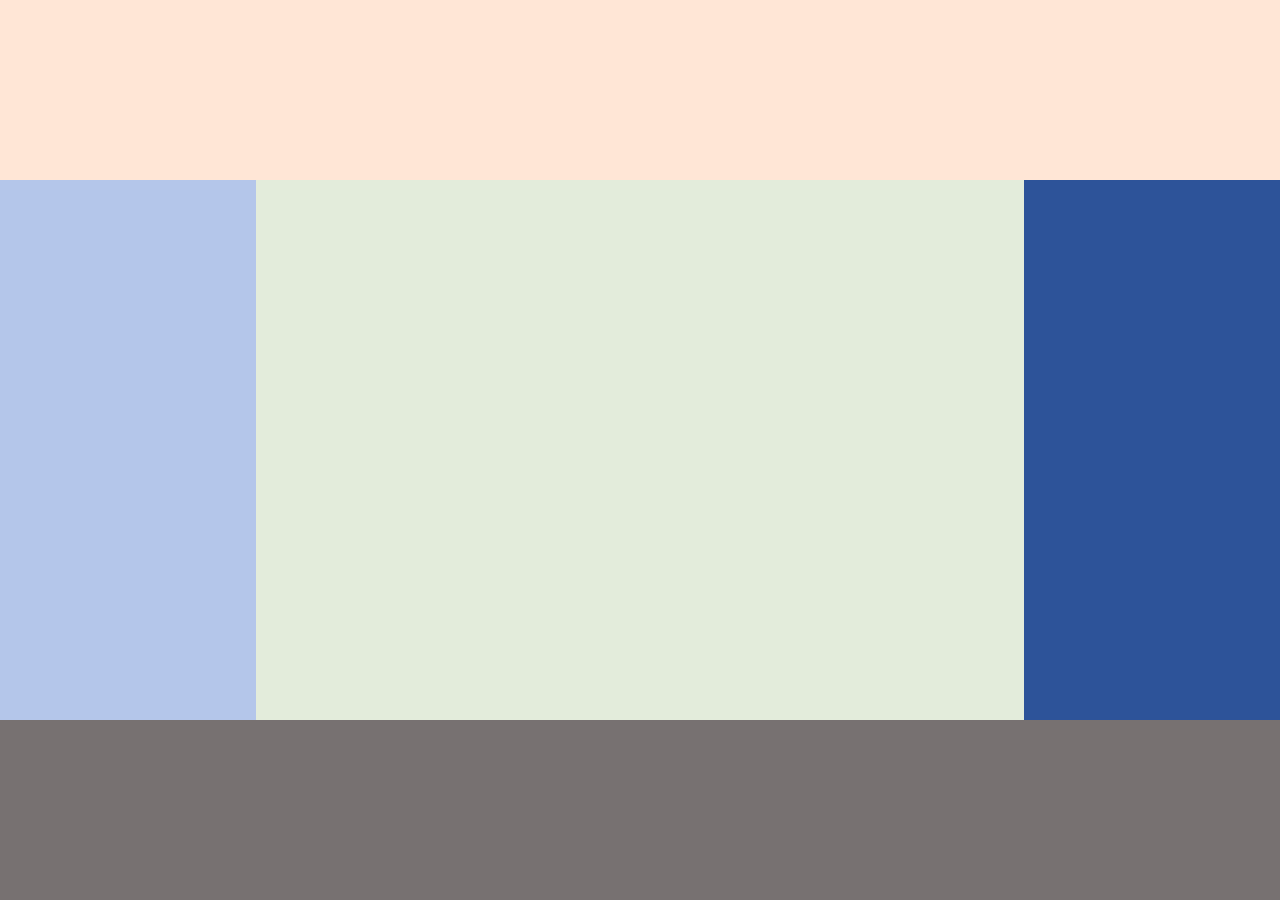
<file: Lab #01/index.html>
<!DOCTYPE html>
<html lang="en">

<head>
    <meta charset="UTF-8">
    <meta http-equiv="X-UA-Compatible" content="IE=edge">
    <meta name="viewport" content="width=device-width, initial-scale=1.0">
    <title>Lab#01</title>


    <link rel="stylesheet" href="style.css">


</head>

<body>
    <div class="wrapper">
        <div class="header"></div>
        <div class="left-sidebar"></div>
        <div class="content"></div>
        <div class="right-sidebar"></div>
        <div class="footer"></div>

    </div>
</body>

</html>
</file>
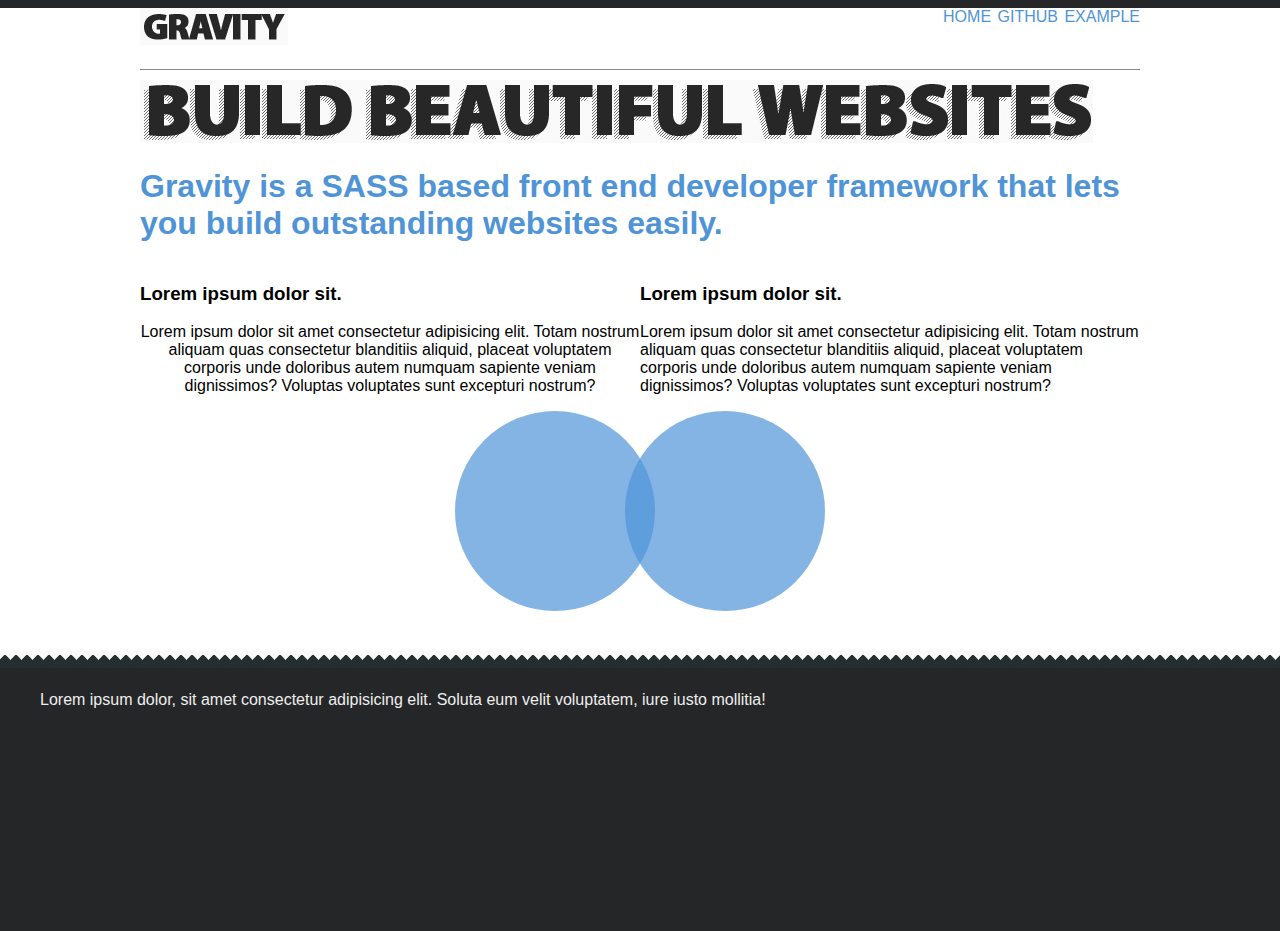
<file: Lab#02/index.html>
<!DOCTYPE html>
<html lang="en">
  <head>
    <meta charset="UTF-8" />
    <meta http-equiv="X-UA-Compatible" content="IE=edge" />
    <meta name="viewport" content="width=device-width, initial-scale=1.0" />
    <title>Gravity</title>
    <link rel="stylesheet" href="style.css" />
  </head>
  <body>
    <div id="header-bar"></div>
    <div id="main">
      <div id="header">
        <div id="logo">
          <img src="logo.jpg" alt="">
        </div>
        <div id="navigation">
          <a href="#">HOME</a>
          <a href="#">GITHUB</a>
          <a href="#">EXAMPLE</a>
        </div>
      </div>
      <div id="subheader">
          <img src="logo2.jpg" alt="">
          <h1>Gravity is a SASS based front end developer framework that lets you build outstanding websites easily.</h1>
        </div>
      <div id="news">
        <div id="news1">
          <h3>Lorem ipsum dolor sit.</h3>
          <p>
            Lorem ipsum dolor sit amet consectetur adipisicing elit. Totam
            nostrum aliquam quas consectetur blanditiis aliquid, placeat
            voluptatem corporis unde doloribus autem numquam sapiente veniam
            dignissimos? Voluptas voluptates sunt excepturi nostrum?
          </p>
        </div>
        <div id="news2">
          <h3>Lorem ipsum dolor sit.</h3>
          <p>
            Lorem ipsum dolor sit amet consectetur adipisicing elit. Totam
            nostrum aliquam quas consectetur blanditiis aliquid, placeat
            voluptatem corporis unde doloribus autem numquam sapiente veniam
            dignissimos? Voluptas voluptates sunt excepturi nostrum?
          </p>
        </div>
      </div>
      <div id="circles">
        <div id="circle1"></div>
        <div id="circle2"></div>
      </div>
    </div>
    <div id="footer">Lorem ipsum dolor, sit amet consectetur adipisicing elit. Soluta eum velit voluptatem, iure iusto mollitia!</div>
  </body>
</html>
</file>
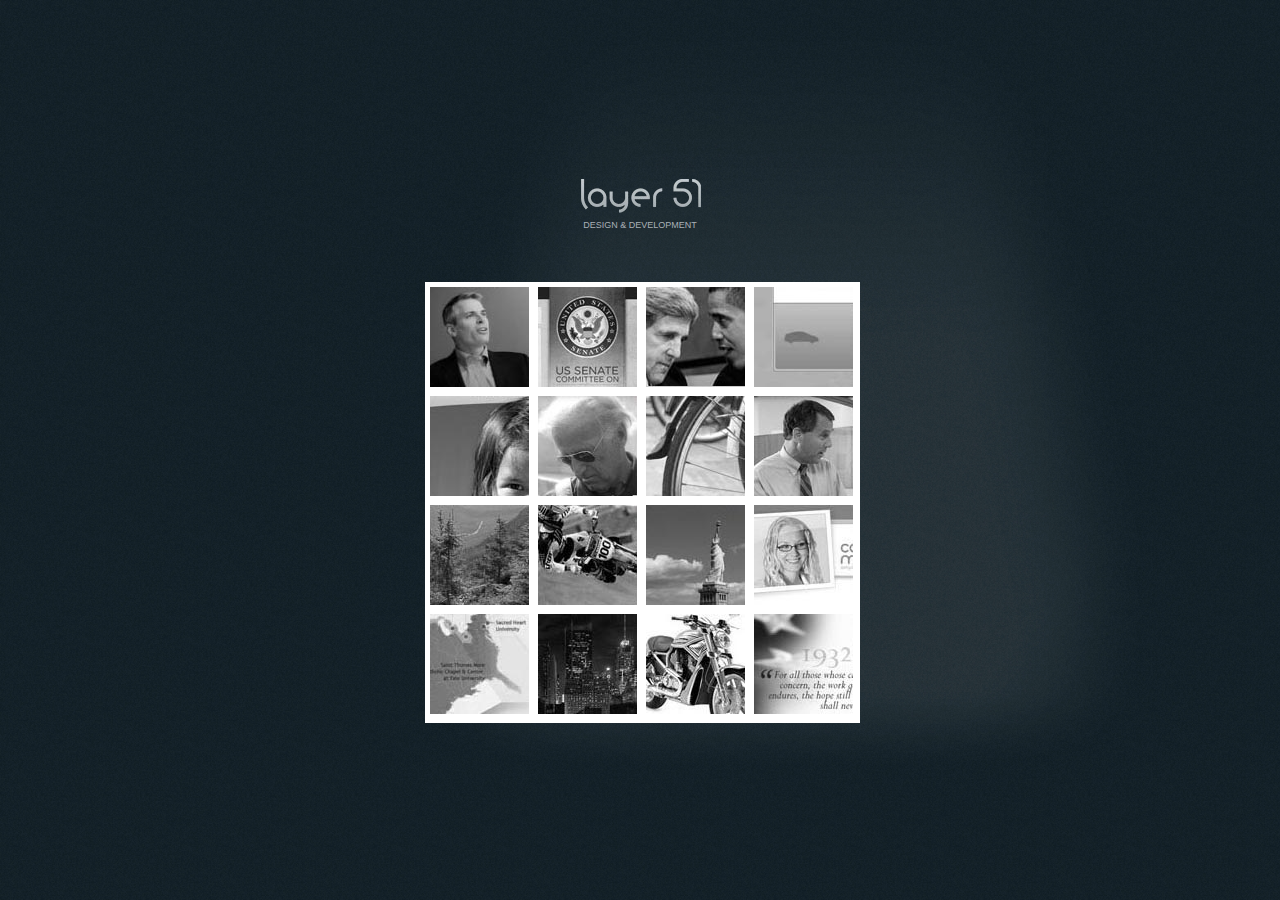
<file: Lab#03/index.html>
<!DOCTYPE html>
<html lang="en">
<head>
    <meta charset="UTF-8">
    <meta http-equiv="X-UA-Compatible" content="IE=edge">
    <meta name="viewport" content="width=device-width, initial-scale=1.0">
    <title>layer51</title>
    <link rel="stylesheet" href="assets/css/main.css">
</head>
<body>
    <div id="wrapper">
        <header>
            <div class="logo">
                <img src="assets/img/logo.png" alt="layer51">
                <div class="subtitle"><span>design & development</span></div>
            </div>
            <div class="photo-gallery">
                <div class="row">
                    <img src="assets/img/photos/1.jpg">
                    <img src="assets/img/photos/2.jpg">
                    <img src="assets/img/photos/3.jpg">
                    <img src="assets/img/photos/4.jpg">
                </div>
                <div class="row">
                    <img src="assets/img/photos/5.jpg">
                    <img src="assets/img/photos/6.jpg">
                    <img src="assets/img/photos/7.jpg">
                    <img src="assets/img/photos/8.jpg">
                </div>
                <div class="row">
                    <img src="assets/img/photos/9.jpg">
                    <img src="assets/img/photos/10.jpg">
                    <img src="assets/img/photos/11.jpg">
                    <img src="assets/img/photos/12.jpg">
                </div>
                <div class="row">
                    <img src="assets/img/photos/13.jpg">
                    <img src="assets/img/photos/14.jpg">
                    <img src="assets/img/photos/15.jpg">
                    <img src="assets/img/photos/16.jpg">
                </div>
            </div>
        </header>
        <article>

        </article>
    </div>
</body>
</html>
</file>
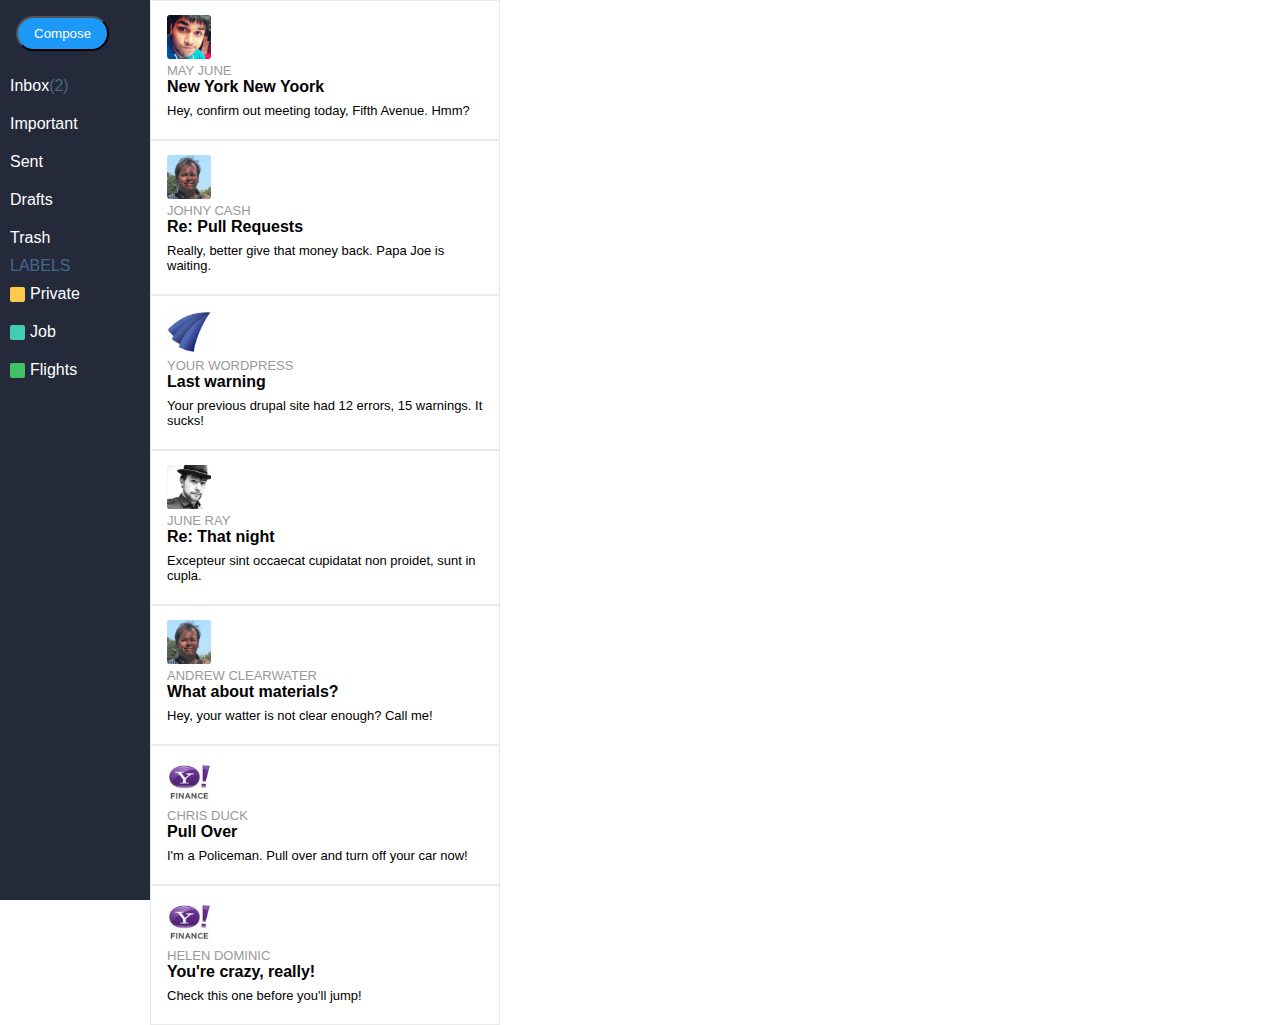
<file: Webmail/index.html>
<!DOCTYPE html>
<html lang="en">

<head>
    <meta charset="UTF-8">
    <meta http-equiv="X-UA-Compatible" content="IE=edge">
    <meta name="viewport" content="width=device-width, initial-scale=1.0">
    <link href="style.css" rel="stylesheet" type="text/css">
    <title>Document</title>
</head>

<body>
    <div id="menu">
        <div id="przycisk">
            <button id="compose">Compose</button></div>
        <div id="lista">
            <a href="#" class="link">Inbox<span id="inboxl">(2)</span></a>
            <a href="#" class="link">Important</a>
            <a href="#" class="link">Sent</a>
            <a href="#" class="link">Drafts</a>
            <a href="#" class="link">Trash</a>
            <p id="labels">LABELS</p>
            <div id="listazkolorem">
                <div class="kol">
                    <div class="kolor" id="kolor1"></div><span>Private</span>
                </div>
                <div class="kol">
                    <div class="kolor" id="kolor2"></div><span>Job</span>
                </div>
                <div class="kol">
                    <div class="kolor" id="kolor3"></div><span>Flights</span>
                </div>
            </div>
        </div>

    </div>
    <div id="kontakty">
        <div class="kont">
            <img src="avatary/p5.png" class="ava">
            <div id="mailtitle">
                <div class="naz">
                    <span>MAY JUNE</span>
                </div>
                <div class="tyt">
                    <span>New York New Yoork</span>
                </div>
                <div class="zaj">
                    <span>Hey, confirm out meeting today, Fifth Avenue. Hmm?</span>
                </div>
            </div>
        </div>
        <div class="kont">
            <img src="avatary/p1.png" class="ava">
            <div id="mailtitle">
                <div id="mailtitle">
                    <div class="naz">
                        <span>Johny cash</span>
                    </div>
                    <div class="tyt">
                        <span>Re: Pull Requests</span>
                    </div>
                    <div class="zaj">
                        <span>Really, better give that money back. Papa Joe is waiting.<span>
                    </div>
                </div>
            </div>
        </div>
        <div class="kont">
            <img src="avatary/p3.png" class="ava">
            <div id="mailtitle">
                <div class="naz">
                    <span>Your Wordpress</span>
                    </div>
                    <div class="tyt">
                        <span>Last warning</span>
                    </div>
                    <div class="zaj">
                        <span>Your previous drupal site had 12 errors, 15 warnings. It sucks!</span>
                    </div>
                </div>
            </div>
            <div class="kont">
                <img src="avatary/p2.png" class="ava">
                <div id="mailtitle">
                    <div class="naz">
                        <span>june ray</span>
                    </div>
                    <div class="tyt">
                        <span>Re: That night</span>
                    </div>
                    <div class="zaj">
                        <span>Excepteur sint occaecat cupidatat non proidet, sunt in cupla.</span>
                    </div>
                </div>
            </div>
            <div class="kont">
                <img src="avatary/p1.png" class="ava">
                <div id="mailtitle">
                    <div class="naz">
                        <span>andrew clearwater</span>
                    </div>
                    <div class="tyt">
                        <span>What about materials?</span>
                    </div>
                    <div class="zaj">
                        <span>Hey, your watter is not clear enough? Call me!</span>
                    </div>
                </div>
            </div>
            <div class="kont">
                <img src="avatary/p6.png" class="ava">
                <div id="mailtitle">
                    <div class="naz">
                        <span>chris duck</span>
                    </div>
                    <div class="tyt">
                        <span>Pull Over</span>
                    </div>
                    <div class="zaj">
                        <span>I'm a Policeman. Pull over and turn off your car now!<span>
                </div>
            </div>
        </div>
        <div class="kont">
            <img src="avatary/p6.png" class="ava">
            <div id="mailtitle">
                <div class="naz">
                    <span>Helen Dominic</span>
                    </div>
                    <div class="tyt">
                        <span>You're crazy, really!</span>
                    </div>
                    <div class="zaj">
                        <span>Check this one before you'll jump!</span>
                    </div>
                </div>
            </div>
        </div>
        <div id="mail">
            <div id="temat">

            </div>
            <div id="text">

            </div>
        </div>
</body>

</html>
</file>
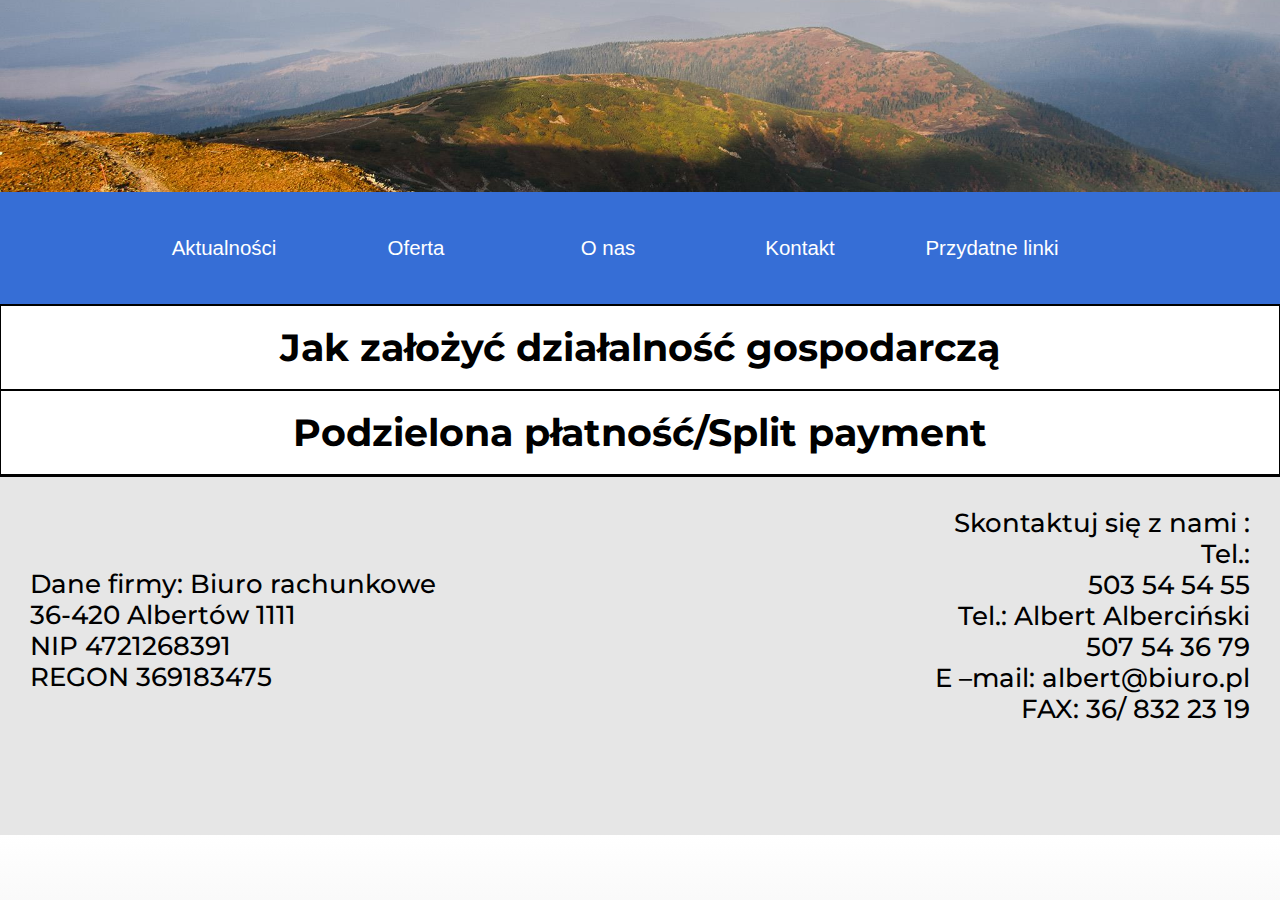
<file: ksieg/blog.html>
<!DOCTYPE html>
<html lang="pl">
<link rel="stylesheet" type="text/css" href="style/style.css">
<script src="https://ajax.googleapis.com/ajax/libs/jquery/3.3.1/jquery.min.js"></script>
<link href="https://fonts.googleapis.com/css?family=Montserrat|Righteous" rel="stylesheet">
<head>
    <style>
    .post{
        left:0vw;
        height: auto;
    }    
    .post-content{
        margin-bottom: 2vh;
    }
    </style>
    <meta charset="UTF-8">
    <meta name="viewport" content="width=device-width, initial-scale=1.0">
    <title>Biuro</title>
</head>
<body>
    <div id="gory2">
        
    </div>
<div id="grid-container">
    <div class="menu">
        <div onclick="location.href='index.html'" class="logo"></div> 
        <button onclick="location.href='blog.html'" class="butt1 blog">Aktualności</button>
        <button onclick="location.href='offer.html'" class="butt1 offer">Oferta</button>
        <button onclick="location.href='about.html'"  class="butt1 about">O nas</button>
        <button onclick="location.href='contact.html'"  class="butt1 contact">Kontakt</button>
        <button onclick="location.href='links.html'"  class="butt1 links">Przydatne linki </button>
    </div>
<div class="blog">
    <div class="post"> <h1>Jak założyć działalność gospodarczą</h1></div>
         <div class="post-content">
            <p>
                Najprostszą formą prowadzenia firmy  jest jednoosobowa działalność gospodarcza. Żeby ją założyć wypełnia się formularz CEIDG-1. Można to zrobić przez telefon. W tym celu należy  skontaktować się z infolinią Centrum Pomocy  CEIDG (tel.: 801 055 088). Tam wspólnie z konsultantem wypełnisz wniosek. Od stycznia 2018 roku wybrane banki oferują usługę rejestracji firmy przez bankowość internetową. Najpopularniejszą formą jest jednak złożenie wniosku:  
                - osobiście, w urzędzie miasta lub gminy,
                - listem poleconym (poświadczonym notarialnie),
                - elektronicznie, z użyciem bezpiecznego podpisu kwalifikowanego,
                - elektronicznie bez użycia bezpiecznego podpisu kwalifikowanego,
                We wniosku trzeba wpisać pełne dane przedsiębiorcy (wraz z numerem PESEL), nazwę firmy, adres siedziby i miejsce i rodzaj  wykonywanej działalności. Przy jednoosobowej działalności gospodarczej pełna nazwa firmy zawsze musi zawierać imię i nazwisko właściciela. Warto też zapoznać się z rejestrem PKD (Polska Klasyfikacja Działalności). Można wpisać dowolną liczbę rodzajów działalności. Należy jednak pamiętać, że niektóre rodzaje działalności wymagają koncesji lub specjalnych zezwoleń (np. sprzedaż paliw albo alkoholu). 
                Od 30 kwietnia 2018 roku, w ramach Konstytucji Biznesu, wprowadzono nowe ułatwienia dla przedsiębiorców rozpoczynających działalność.
                Jeśli prowadzisz drobną działalność (np. drobny handel lub usługi) możesz skorzystać z przepisów o tzw. działalności nierejestrowej i uniknąć obowiązku rejestracji działalności gospodarczej
                Jeśli zarejestrujesz działalność, możesz skorzystać z ulgi ZUS na start i przez 6 miesięcy opłacać składki tylko na ubezpieczenie zdrowotne
            </p>
            <p> Wniosek o wpis do ewidencji działalności gospodarczej jest jednocześnie zgłoszeniem do Urzędu Skarbowego i ZUS. </p>
                
            <p>  Złożenie formularza w urzędzie jest szybkie. Urzędnik pomoże rozwikłać na miejscu ewentualne niejasności. Co istotne dokument od razu jest procedowany i proces uruchamiania firmy skrócony do minimum.
                W przypadku wyboru wariantu z listem poleconym cały proces wydłuża się o czas dostarczenia przesyłki i  związane jest  z koniecznością  uzyskania notarialnego poświadczenia dokumentu. Zdecydowanie najwygodniejszym sposobem jest złożenie formularza CEiDG-1 z użyciem bezpiecznego podpisu kwalifikowanego. Ci, którzy takiego podpisu nie mają, mogą wysłać formularz przez Internet ale  wówczas należy udać się do dowolnego urzędu miasta lub gminy by go na miejscu podpisać.
            </p>
            <p>  Oprócz dokumentu CEIDG-1 trzeba też postarać się o numer NIP (numer identyfikacji podatkowej) i REGON. Jeśli w momencie zakładania działalności gospodarczej masz już numer NIP (bo został wydany wcześniej np. ze względu na pracę dla kogoś), to nie ulega on zmianie. Jeśli tego numeru nie posiadasz, zostanie on nadany. NIP potrzebny jest do celów podatkowych. Po numerze NIP identyfikuje się przedsiębiorcę. Dodatkowo potrzebny będzie też numer REGON. Ten jest podstawą identyfikacji nie tylko w urzędzie skarbowym ale i w Zakładzie Ubezpieczeń Społecznych. Zasada tzw. „jednego okienka” pozwala na załatwienie formalności szybko i sprawnie, a wpis do rejestru REGON następuje na podstawie danych z wniosku o wpis do CEIDG. </p> 
    </div>
    <div class="post"> <h1> Podzielona płatność/Split payment </h1> </div>
        <div class="post-content">
        <p>
                Ustawa wprowadza do systemu podatku od towarów i usług tzw. mechanizm podzielonej płatności (ang. split payment). Istota mechanizmu podzielonej płatności polega na tym, że płatność za nabyty towar lub usługę jest dokonywana w taki sposób, iż zapłata odpowiadająca wartości sprzedaży netto (bez podatku VAT) jest płacona przez nabywcę na rachunek rozliczeniowy dostawcy (lub jest rozliczana w inny sposób), natomiast pozostała zapłata, odpowiadająca kwocie podatku VAT, jest płacona na specjalny rachunek bankowy dostawcy – rachunek VAT. Mechanizm podzielonej płatności znajdzie zastosowanie wyłącznie w odniesieniu do transakcji dokonywanych na rzecz innych podatników VAT. Nie będzie miał zatem wpływu na transakcje, których stroną będą nabywcy finalni (konsumenci). Przyjęte rozwiązanie zakłada dobrowolność w stosowaniu mechanizmu split payment. Inicjatywę w tym zakresie pozostawia się nabywcy towarów i usług. Jednocześnie ustawa przewiduje środki, które w założeniu mają zachęcać podatników do jego stosowania. W szczególności, w przypadku podatników, którzy będą stosować metodę podzielonej płatności, nie będą miały zastosowania regulacje statuujące sankcje podatkowe oraz odpowiedzialność solidarną.
        </p>
        <p>
                Ustawa z dnia 15 grudnia 2017 r. o zmianie ustawy o podatku od towarów i usług oraz niektórych innych ustaw
        </p>
    </div>
</div>

<div id="footer">
    <div class="left">
        Dane firmy: Biuro rachunkowe <br>
        36-420 Albertów 1111 <br>
        NIP 4721268391 <br>
        REGON 369183475 <br>
    </div>
    <div class="right">
        Skontaktuj się z nami : <br>
        Tel.:  <br>
        503 54 54 55 <br>
        Tel.: Albert Alberciński <br>
        507 54 36 79 <br>
        E –mail: albert@biuro.pl <br>
        FAX: 36/ 832 23 19 <br>
    </div>
  </div>


<script src="main.js"></script>
</body>
</html>
</file>
<file: Lab #01/style.css>
* {
    margin: 0;
    padding: 0;
    box-sizing: border-box;
  }
  
  div {
    position: absolute;
    display: flex;
  }
  
  .header {
    background-color: #FFE6D6;
    height: 20vh;
    width: 100vw;
  }
  
  .content {
    background-color: #E3ECDB;
    top: 20vh;
    left: 20vw;
    height: 60vh;
    width: 60vw;
  
  }
  
  .left-sidebar {
    background-color: #B4C6EA;
    left: 0;
    top: 20vh;
    height: 60vh;
    width: 20vw;
    
  }
  
  .right-sidebar {
    background-color: #2D5399;
    left: 80vw;
    top: 20vh;
    height: 60vh;
    width: 20vw;
  }
  
  .footer {
    background-color: #777171;
    top: 80vh;
    height: 20vh;
    width: 100vw;
    left: 0;
  }
</file>
<file: Lab#02/style.css>
body {
    margin: 0;
    font-family: -apple-system, BlinkMacSystemFont, 'Segoe UI', Roboto, Oxygen, Ubuntu, Cantarell, 'Open Sans', 'Helvetica Neue', sans-serif
}
#main {
    width: 1000px;
    margin-left: auto;
    margin-right: auto;
}
#header-bar {
    height: 8px;
    background-color: #252627;
}
#subheader {
    margin-top: 10px;
    color: #5094d8;
}
#header {
    display: flex;
    justify-content: space-between;
    padding-bottom: 20px;
    border-bottom: 1px solid #888;
}
#navigation a {
    text-decoration: none;
    text-transform: uppercase;
    color:#5094d8;
    padding-left: 2px;
}

#news {
    display: flex;
}
#news1 p {
    text-align: center;
}
#circles {
    display: flex;
    justify-content: center;
}
#circle1 {
    background-color: #5094d8;
    width: 200px;
    height: 200px;
    border-radius: 50%;
    opacity: 0.7;
}
#circle1:hover {
    opacity: 0.85;
}
#circle2 {
    background-color: #5094d8;
    width: 200px;
    height: 200px;
    border-radius: 50%;
    opacity: 0.7;
    margin-left: -30px;
}
#circle2:hover {
    opacity: 0.85;
}
#footer {
    background-image: url(zabek.jpg);
    background-color: #252627;
    background-repeat: repeat-x;
    height: 200px;
    margin-top: 40px;
    color: #eee;
    padding: 40px;
}
</file>
<file: Lab#03/assets/css/main.css>
body {
    background-image: url(../img/bg.png);
    background-size: cover;
    display: flex;
    justify-content: center;
    align-items: center;
    min-height: 100vh;
    margin: 0;
    padding: 0;

}

.logo .subtitle span{
    
    font-family: Verdana, Geneva, Tahoma, sans-serif;
    color: #A9B0B6;
    font-size: 9px;
    text-transform: uppercase;
}

.logo {
    margin-bottom: 50px;
    display: flex;
    flex-direction: column;
    align-items: center;
    justify-content: center;
}


#wrapper {
    width: 430px;
}

.photo-gallery {
    display: flex;
    width: 100%;
    flex-wrap: wrap;
    background-color: #fff;
    padding: 2.5px;
}

.photo-gallery div img {
    padding: 2.5px;
}
</file>
<file: Webmail/style.css>
* {
    margin: 0;
    padding: 0;
    font-family: Arial, sans-serif;
}

#menu {
    position: fixed;
    display: flex;
    flex-direction: column;
    width: 150px;
    height: 100%;
    background-color: #252a3a;
    font-size: 16px;
    color: white;
}

#lista {
    padding-left: 10px;
}

.link {
    display: block;
    padding: 10px 0px;
    text-decoration: none;
    color: white;
    font-size: 16px;
    width: 100%;
}

#inboxl {
    color: #44688c;
}

#labels {
    color: #44688c;
}

.kol {
    display: flex;
    padding: 10px 0px;
    align-items: center;
}

.kolor {
    width: 15px;
    height: 15px;
    border-radius: 2px;
    margin-right: 5px;
}

#kolor1 {
    background-color: #ffc94c;
}

#kolor2 {
    background-color: #41ccb4;
}

#kolor3 {
    background-color: #40c365;
}

#compose {
    color: white;
    background-color: #1B98F8;
    border-radius: 20px;
    padding: 8px 16px;
    margin: 16px;
}

#kontakty {
    display: flex;
    margin-left: 150px;
    flex-direction: column;
    width: 350px;
    height: 100%;
}

#pierwszy {
    background-color: #eee;
}

#dit {
    border-left: 6px, #1B98F8;
}

.kont {
    padding: 14px 16px;
    border: 1px solid #eaeaea;
    display: inline;
}

.ava {
    width: 44px;
    height: 44px;
    border-radius: 3px;
    margin-right: 8px;
}

.maintitle {
    display: flex;
    flex-direction: column;
}

.naz {
    font-size: 13px;
    color: #999;
    text-transform: uppercase;
}

.tyt {
    font-size: 16px;
    font-weight: bold;
    color: black;
}

.zaj {
    font-size: 13px;
    color: black;
    margin: 7px 0;
}

#mail {
    flex: box;
}
</file>
<file: ksieg/style/style.css>
body,html
{
    background-image: linear-gradient(#fff, #b6b6b6);
    font-family: 'Montserrat', 'sans-serif';
    color: rgba(255, 255, 255, 0.8);
    text-align:center;
    font-size: 1vw;
}
.footer > p{
    color: #000;
}
::-webkit-scrollbar {
    width: 0px;
    background: transparent;
}
*{
    margin: 0;
    box-sizing:border-box;
}
a{
    text-decoration:none;
    color:initial;
}
p{
    text-align: justify;
}
.offers > tr > *{
    width: 33%;
    overflow: auto;
    color:black;
    overflow:inherit;
}
.offers > tr > * >p{
    font-weight: 500;
}
.offers{
    color:black;
}
.overflow{
    overflow-y: scroll;
}
.blog{
    overflow-y: scroll;
    color: black;
    background-color: rgb(255, 255, 255);
}
.post{
    height: auto;
    cursor:pointer;
    position: relative;
    width: 100%;
    font-size: 1.5em;
    border: solid #000 1px;
    padding: 2vh;
    left: 3vw;
    z-index: 2;
}
.active, .post:hover {  
    background-color: #ccc;
  }
.active{
    font-size: 2.7em;
    transition: 500ms;
}
  .post-content{
      margin-top: 2vh;
      padding: 2.5vw;
      display: none;
      width: 80%;
      left: 10vw;
      position: relative;
      z-index: 3;
      border: 1px solid black;
      text-align: justify;
      font-weight: 400;
  }
  .post-content::first-letter{
      text-transform: uppercase;
  }
#gory1{
    background-image: url("../img/gory1.jpg");
    width: 100%;
    height: 15vw;
    background-size: cover;
    background-position-y: 50%;
    position: relative;
    top:0px;
}
#gory2{
    background-image: url("../img/gory2.jpg");
    width: 100%;
    height: 15vw;
    background-size: cover;
    background-position-y: 50%;
    position: relative;
    top:0px;
}
#gory3{
    background-image: url("../img/gory3.jpg");
    width: 100%;
    height: 15vw;
    background-size: cover;
    background-position-y: 79%;
    position: relative;
    top:0px;
}
#gory4{
    background-image: url("../img/gory4.jpg");
    width: 100%;
    height: 15vw;
    background-size: cover;
    background-position-y: 32%;
    position: relative;
    top:0px;
}
#gory5{
    background-image: url("../img/gory5.jpg");
    width: 100%;
    height: 15vw;
    background-size: cover;
    background-position-y: 32%;
    position: relative;
    top:0px;
}
#gory6{
    background-image: url("../img/gory6.jpg");
    width: 100%;
    height: 15vw;
    background-size: cover;
    background-position-y: 45%;
    position: relative;
    top:0px;
}
#grid-container{
    margin:0 auto;
    display:grid;
    text-align: center;
    grid-template-rows: 12.5vh auto 40vh;
    grid-column: 100%;
}
.menu{
    z-index: 3;
    display: inline-flex;
    position: sticky;
    font-size: 0.8em;
    font-weight:900;
    background-color:#366ed6;
    text-align:center;
    border-bottom: #000 1px solid;
}
table{
    margin-top: 3vh;
}
.logo{
    color: black;
    font-size: 3.5em;
    padding-top: 3vh;
    background-size: contain;
    background-repeat: no-repeat;
    border:none;
    left: 10vh;
    width: 10vw;
    height: 100%;
}
.butt1{
    background-color:#366ed6;
    border:none;
    width: 15vw;
    height: 100%;
    font-size: 2em;
    color: #fff;
}
.butt1:hover{
    background-color:#2f62c0;
    transition: 300ms;
    color: #000;
}
.butt1:active{
    background-color:#27509c;
    transition: 200ms;
}
.content{
    font-size: 1.5em;
    padding: 30px;
}
.aboot{
    font-size: 1.5em;
    color: black;
    background-color: white;
    overflow-y: scroll;
    padding-bottom: 5vh;
}
.aboot > p{
    position: relative;
    padding-left: 5vw;
    padding-right: 5vw;
}
.image{
    margin: 0;
    background-size: cover;
    background-repeat: no-repeat;
    background-image: url("../img/biur3.jpg");
    height: 50vw;
    font-size: 3.5em;
    font-weight: bolder;
    border:solid 0.1vw #366ed6;
}
#disclaimer{
    color:black;
    padding: 1vw;
    border: solid 1px black;
    width: 18%;
    position: relative;
    left: 42.5vw;
    margin-top: 3vh;
    margin-bottom: 3vh;
}
#footer{
    color: black;
    font-size: 2em;
    border-top: solid black 2px;
    background-color:rgb(230, 230, 230);
    padding:30px;
    font-weight: 500;
}
.left{
    font-size: inherit;
    padding: auto;
    text-align: left;
    margin-top: 5%;
    float:left;
    width: 50%;
}
.right{
    font-size: inherit;
    padding: auto;
    text-align: right;
    width: 50%;
    float:right;
}
.credit{
    font-size: 1.3vh;
    height: 3vh;
    color: gray;
    background-color: rgb(230, 230, 230)
}
@media screen and (max-width: 720px){
    #grid-container{
        margin:0;
        display:grid;
        text-align: center;
        grid-template-rows: 8vh * 40vh;
        grid-column: 100%;
        font-size: 2em;
    }
    .butt1{
        font-size: 2vw;
    }
    .logo{
        font-size: 3em;
        padding-top: 2vh;
        bottom: 5vh;
    }
.image{
    vertical-align: -webkit-baseline-middle;
    vertical-align: middle;
    font-size: 2.5em;
}
.slide-image{
    width: 100%;
}
.post{
    left: 0vw;
    text-align: center;
    height: 13vw;
    padding-top: 3%;
}
#footer{
    font-size: 1.4em;
}
}
</file>
